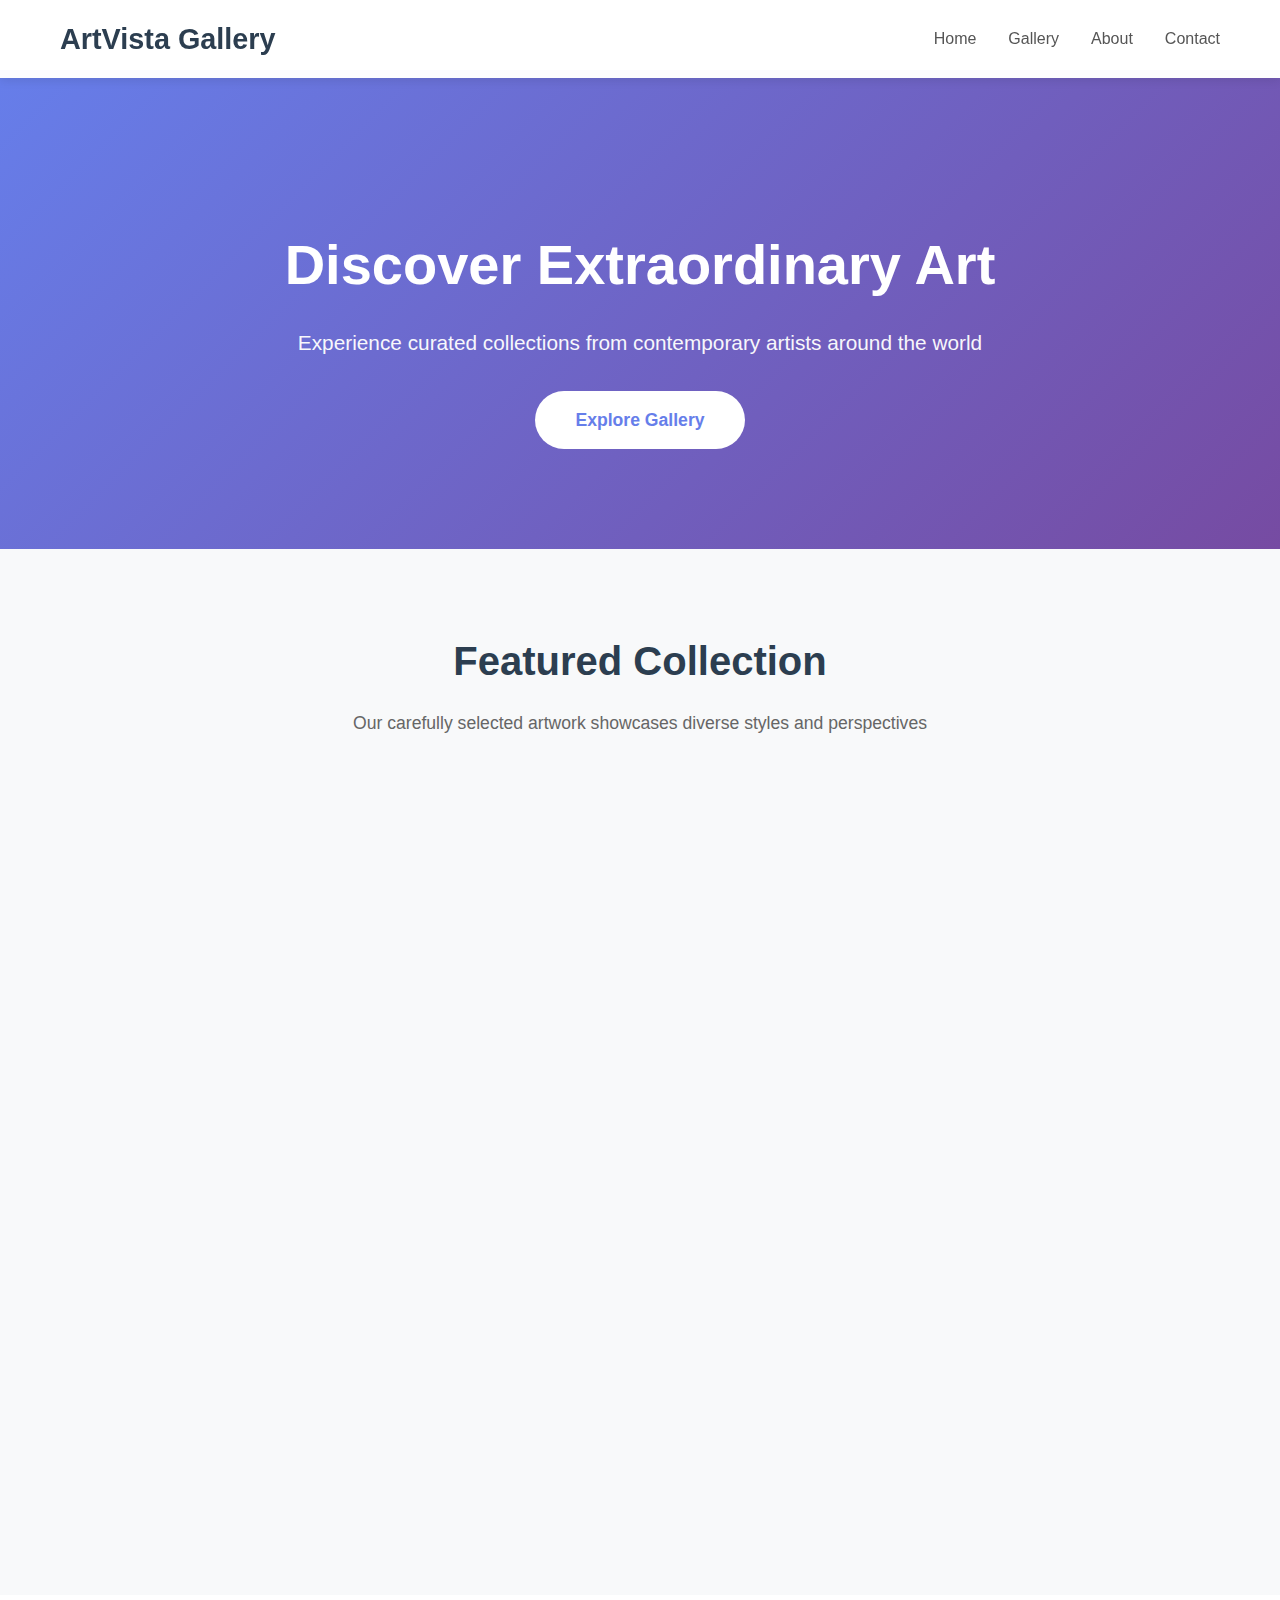
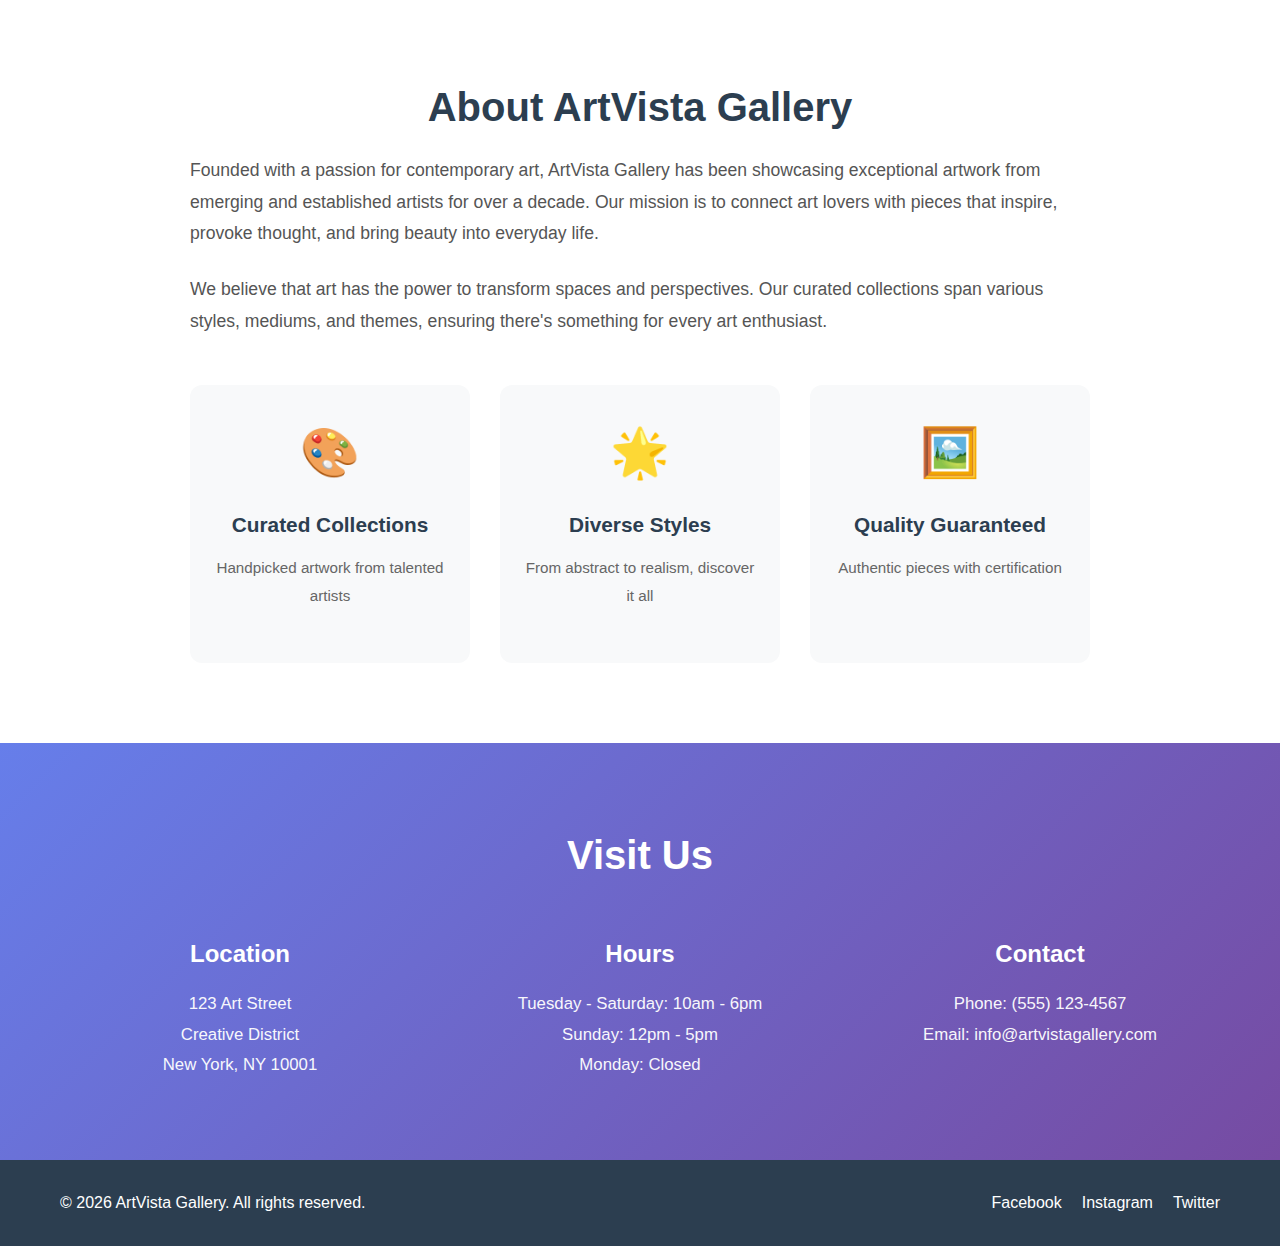
<file: index.html>
<!DOCTYPE html>
<html lang="en">
<head>
    <meta charset="UTF-8">
    <meta name="viewport" content="width=device-width, initial-scale=1.0">
    <meta name="description" content="Contemporary Art Gallery - Discover unique and inspiring artwork from talented artists">
    <title>Art Gallery - Contemporary Art & Exhibitions</title>
    <link rel="stylesheet" href="styles.css">
</head>
<body>
    <!-- Navigation -->
    <nav class="navbar">
        <div class="container">
            <div class="nav-brand">
                <h1>ArtVista Gallery</h1>
            </div>
            <ul class="nav-menu">
                <li><a href="#home">Home</a></li>
                <li><a href="gallery.html">Gallery</a></li>
                <li><a href="#about">About</a></li>
                <li><a href="#contact">Contact</a></li>
            </ul>
        </div>
    </nav>

    <!-- Hero Section -->
    <section id="home" class="hero">
        <div class="hero-content">
            <h2 class="hero-title">Discover Extraordinary Art</h2>
            <p class="hero-subtitle">Experience curated collections from contemporary artists around the world</p>
            <a href="gallery.html" class="btn-primary">Explore Gallery</a>
        </div>
    </section>

    <!-- Gallery Section -->
    <section id="gallery" class="gallery-section">
        <div class="container">
            <h2 class="section-title">Featured Collection</h2>
            <p class="section-subtitle">Our carefully selected artwork showcases diverse styles and perspectives</p>
            
            <div class="gallery-grid">
                <div class="gallery-item">
                    <div class="artwork-placeholder artwork-1">
                        <div class="artwork-overlay">
                            <h3>Abstract Dreams</h3>
                            <p>Acrylic on Canvas</p>
                        </div>
                    </div>
                </div>
                <div class="gallery-item">
                    <div class="artwork-placeholder artwork-2">
                        <div class="artwork-overlay">
                            <h3>Urban Symphony</h3>
                            <p>Mixed Media</p>
                        </div>
                    </div>
                </div>
                <div class="gallery-item">
                    <div class="artwork-placeholder artwork-3">
                        <div class="artwork-overlay">
                            <h3>Ocean Whispers</h3>
                            <p>Oil on Canvas</p>
                        </div>
                    </div>
                </div>
                <div class="gallery-item">
                    <div class="artwork-placeholder artwork-4">
                        <div class="artwork-overlay">
                            <h3>Nature's Embrace</h3>
                            <p>Watercolor</p>
                        </div>
                    </div>
                </div>
                <div class="gallery-item">
                    <div class="artwork-placeholder artwork-5">
                        <div class="artwork-overlay">
                            <h3>Sunset Serenity</h3>
                            <p>Digital Art</p>
                        </div>
                    </div>
                </div>
                <div class="gallery-item">
                    <div class="artwork-placeholder artwork-6">
                        <div class="artwork-overlay">
                            <h3>Midnight Thoughts</h3>
                            <p>Photography</p>
                        </div>
                    </div>
                </div>
            </div>
        </div>
    </section>

    <!-- About Section -->
    <section id="about" class="about-section">
        <div class="container">
            <div class="about-content">
                <div class="about-text">
                    <h2 class="section-title">About ArtVista Gallery</h2>
                    <p>Founded with a passion for contemporary art, ArtVista Gallery has been showcasing exceptional artwork from emerging and established artists for over a decade. Our mission is to connect art lovers with pieces that inspire, provoke thought, and bring beauty into everyday life.</p>
                    <p>We believe that art has the power to transform spaces and perspectives. Our curated collections span various styles, mediums, and themes, ensuring there's something for every art enthusiast.</p>
                    <div class="about-features">
                        <div class="feature">
                            <div class="feature-icon">🎨</div>
                            <h3>Curated Collections</h3>
                            <p>Handpicked artwork from talented artists</p>
                        </div>
                        <div class="feature">
                            <div class="feature-icon">🌟</div>
                            <h3>Diverse Styles</h3>
                            <p>From abstract to realism, discover it all</p>
                        </div>
                        <div class="feature">
                            <div class="feature-icon">🖼️</div>
                            <h3>Quality Guaranteed</h3>
                            <p>Authentic pieces with certification</p>
                        </div>
                    </div>
                </div>
            </div>
        </div>
    </section>

    <!-- Contact Section -->
    <section id="contact" class="contact-section">
        <div class="container">
            <h2 class="section-title">Visit Us</h2>
            <div class="contact-info">
                <div class="contact-item">
                    <h3>Location</h3>
                    <p>123 Art Street<br>Creative District<br>New York, NY 10001</p>
                </div>
                <div class="contact-item">
                    <h3>Hours</h3>
                    <p>Tuesday - Saturday: 10am - 6pm<br>Sunday: 12pm - 5pm<br>Monday: Closed</p>
                </div>
                <div class="contact-item">
                    <h3>Contact</h3>
                    <p>Phone: (555) 123-4567<br>Email: info@artvistagallery.com</p>
                </div>
            </div>
        </div>
    </section>

    <!-- Footer -->
    <footer class="footer">
        <div class="container">
            <div class="footer-content">
                <p>&copy; 2026 ArtVista Gallery. All rights reserved.</p>
                <div class="social-links">
                    <a href="#" aria-label="Facebook">Facebook</a>
                    <a href="#" aria-label="Instagram">Instagram</a>
                    <a href="#" aria-label="Twitter">Twitter</a>
                </div>
            </div>
        </div>
    </footer>

    <script src="script.js"></script>
</body>
</html>
</file>
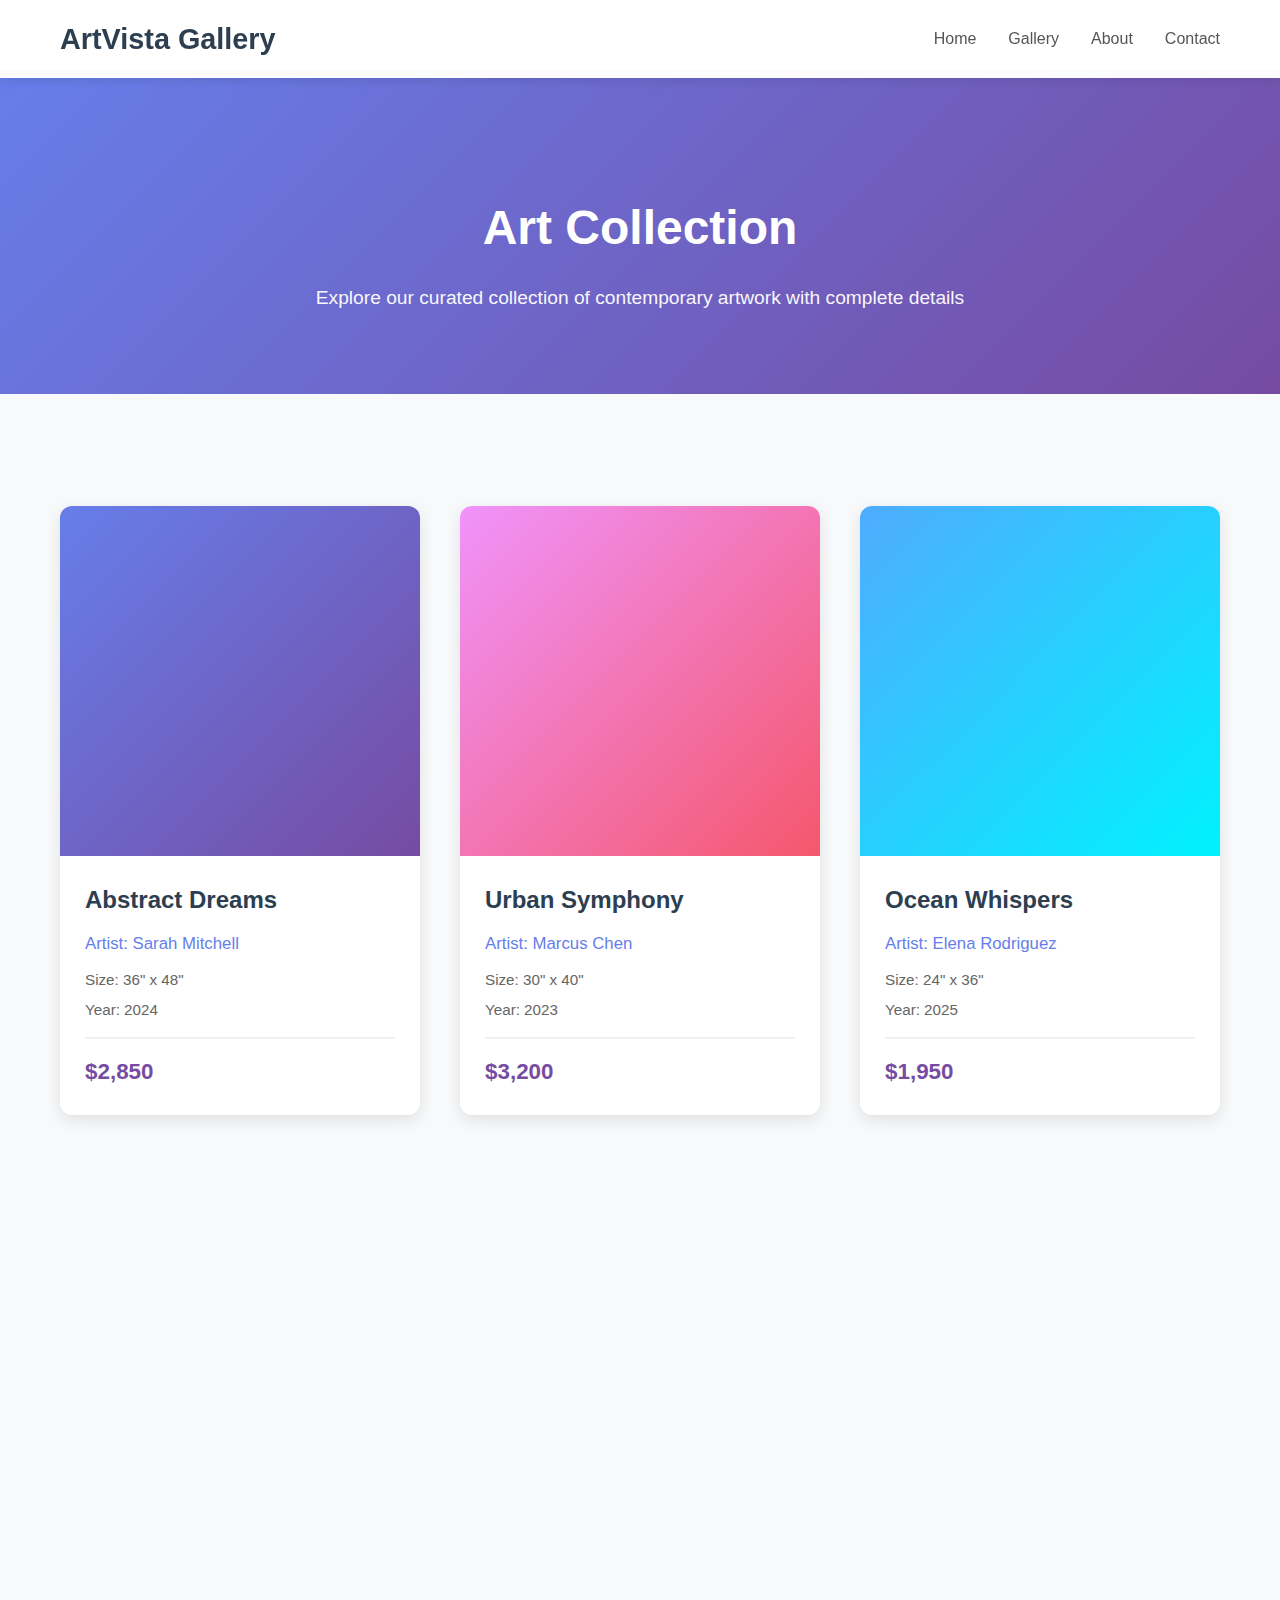
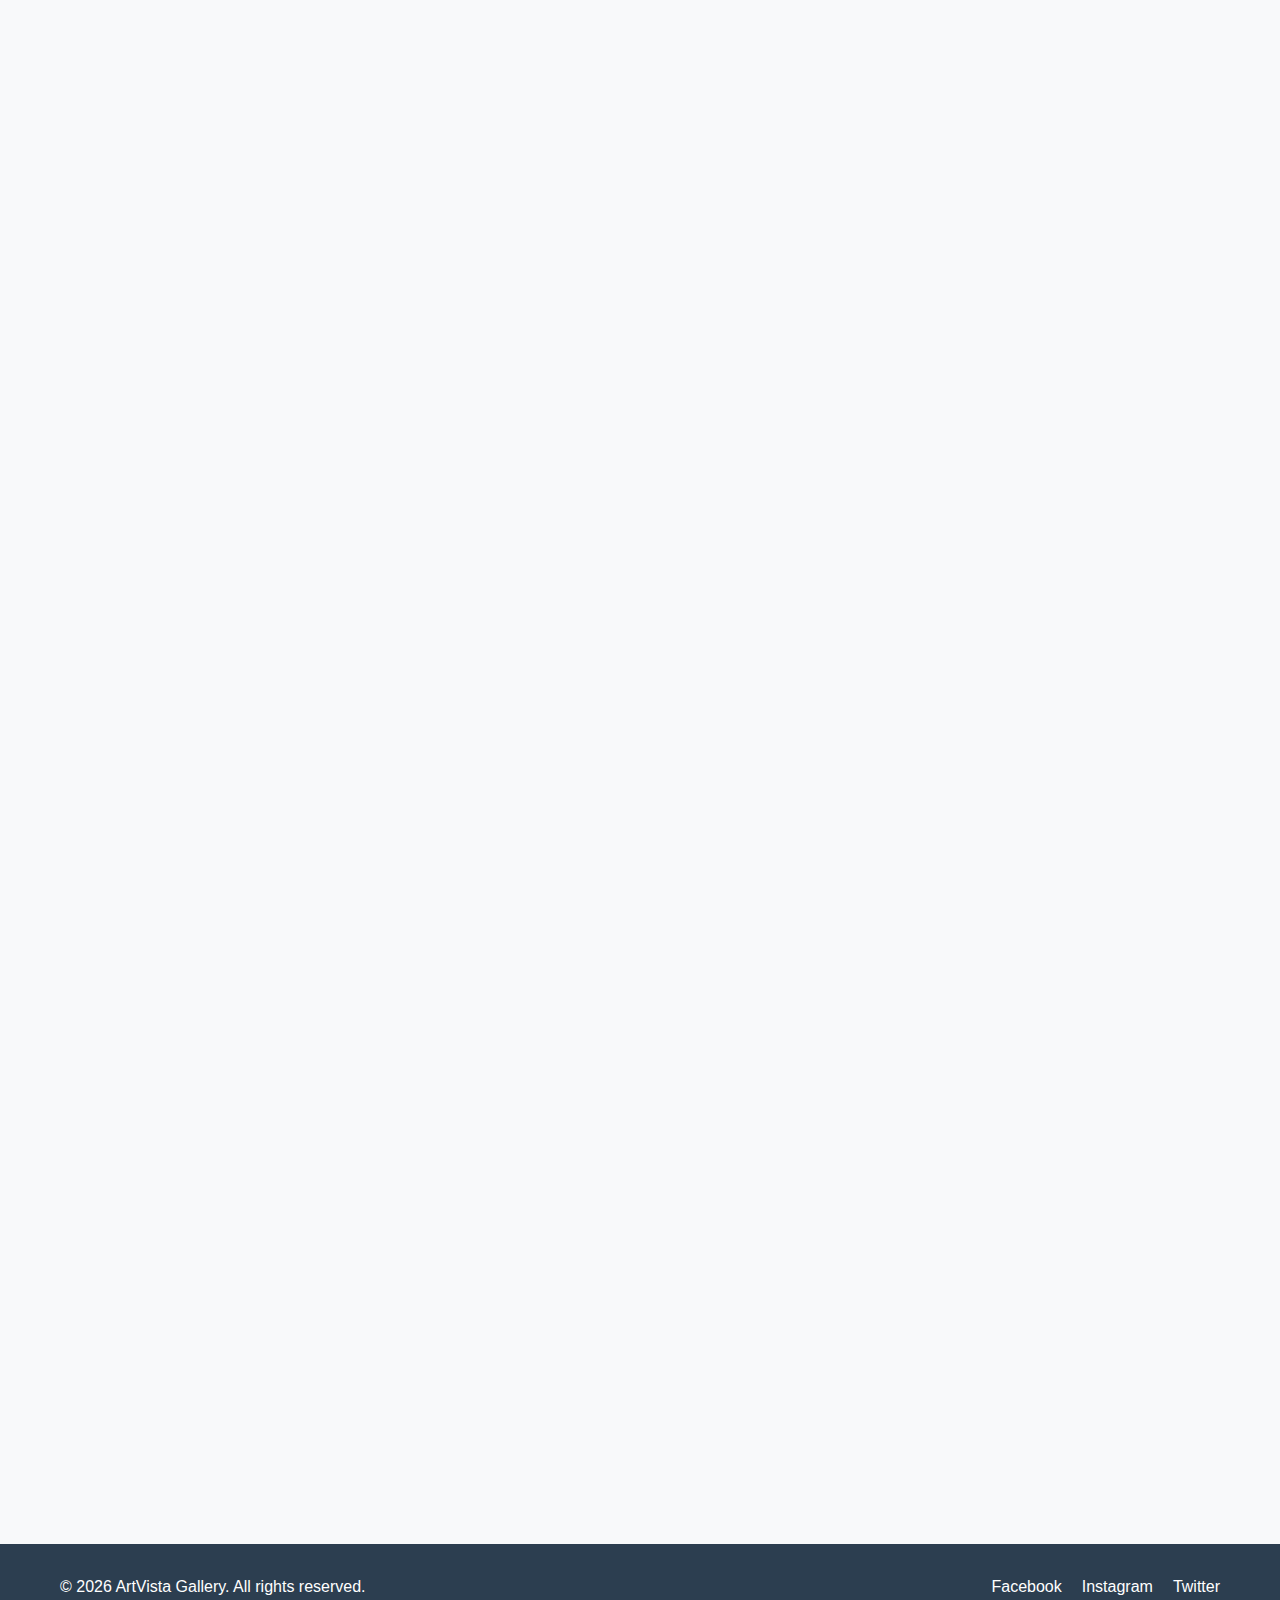
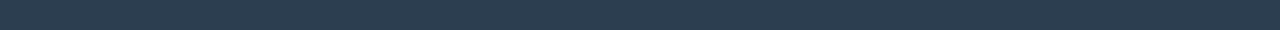
<file: gallery.html>
<!DOCTYPE html>
<html lang="en">
<head>
    <meta charset="UTF-8">
    <meta name="viewport" content="width=device-width, initial-scale=1.0">
    <meta name="description" content="Art Gallery Collection - Browse our collection of artwork with details including artist, size, year, and price">
    <title>Art Collection - ArtVista Gallery</title>
    <link rel="stylesheet" href="styles.css">
    <link rel="stylesheet" href="gallery-styles.css">
</head>
<body>
    <!-- Navigation -->
    <nav class="navbar">
        <div class="container">
            <div class="nav-brand">
                <h1>ArtVista Gallery</h1>
            </div>
            <ul class="nav-menu">
                <li><a href="index.html#home">Home</a></li>
                <li><a href="gallery.html">Gallery</a></li>
                <li><a href="index.html#about">About</a></li>
                <li><a href="index.html#contact">Contact</a></li>
            </ul>
        </div>
    </nav>

    <!-- Gallery Header -->
    <section class="gallery-header">
        <div class="container">
            <h1 class="gallery-title">Art Collection</h1>
            <p class="gallery-subtitle">Explore our curated collection of contemporary artwork with complete details</p>
        </div>
    </section>

    <!-- Art Collection Section -->
    <section class="art-collection">
        <div class="container">
            <div class="art-grid">
                <!-- Artwork 1 -->
                <div class="art-card">
                    <div class="art-image artwork-1"></div>
                    <div class="art-details">
                        <h3 class="art-title">Abstract Dreams</h3>
                        <p class="art-artist">Artist: Sarah Mitchell</p>
                        <p class="art-info">Size: 36" x 48"</p>
                        <p class="art-info">Year: 2024</p>
                        <p class="art-price">$2,850</p>
                    </div>
                </div>

                <!-- Artwork 2 -->
                <div class="art-card">
                    <div class="art-image artwork-2"></div>
                    <div class="art-details">
                        <h3 class="art-title">Urban Symphony</h3>
                        <p class="art-artist">Artist: Marcus Chen</p>
                        <p class="art-info">Size: 30" x 40"</p>
                        <p class="art-info">Year: 2023</p>
                        <p class="art-price">$3,200</p>
                    </div>
                </div>

                <!-- Artwork 3 -->
                <div class="art-card">
                    <div class="art-image artwork-3"></div>
                    <div class="art-details">
                        <h3 class="art-title">Ocean Whispers</h3>
                        <p class="art-artist">Artist: Elena Rodriguez</p>
                        <p class="art-info">Size: 24" x 36"</p>
                        <p class="art-info">Year: 2025</p>
                        <p class="art-price">$1,950</p>
                    </div>
                </div>

                <!-- Artwork 4 -->
                <div class="art-card">
                    <div class="art-image artwork-4"></div>
                    <div class="art-details">
                        <h3 class="art-title">Nature's Embrace</h3>
                        <p class="art-artist">Artist: David Thompson</p>
                        <p class="art-info">Size: 18" x 24"</p>
                        <p class="art-info">Year: 2024</p>
                        <p class="art-price">$1,450</p>
                    </div>
                </div>

                <!-- Artwork 5 -->
                <div class="art-card">
                    <div class="art-image artwork-5"></div>
                    <div class="art-details">
                        <h3 class="art-title">Sunset Serenity</h3>
                        <p class="art-artist">Artist: Aisha Patel</p>
                        <p class="art-info">Size: 40" x 60"</p>
                        <p class="art-info">Year: 2025</p>
                        <p class="art-price">$4,100</p>
                    </div>
                </div>

                <!-- Artwork 6 -->
                <div class="art-card">
                    <div class="art-image artwork-6"></div>
                    <div class="art-details">
                        <h3 class="art-title">Midnight Thoughts</h3>
                        <p class="art-artist">Artist: James Wilson</p>
                        <p class="art-info">Size: 32" x 48"</p>
                        <p class="art-info">Year: 2023</p>
                        <p class="art-price">$2,650</p>
                    </div>
                </div>

                <!-- Artwork 7 -->
                <div class="art-card">
                    <div class="art-image artwork-7"></div>
                    <div class="art-details">
                        <h3 class="art-title">Golden Horizons</h3>
                        <p class="art-artist">Artist: Sophia Laurent</p>
                        <p class="art-info">Size: 48" x 72"</p>
                        <p class="art-info">Year: 2024</p>
                        <p class="art-price">$5,500</p>
                    </div>
                </div>

                <!-- Artwork 8 -->
                <div class="art-card">
                    <div class="art-image artwork-8"></div>
                    <div class="art-details">
                        <h3 class="art-title">Urban Pulse</h3>
                        <p class="art-artist">Artist: Ryan O'Connor</p>
                        <p class="art-info">Size: 36" x 36"</p>
                        <p class="art-info">Year: 2025</p>
                        <p class="art-price">$3,750</p>
                    </div>
                </div>

                <!-- Artwork 9 -->
                <div class="art-card">
                    <div class="art-image artwork-9"></div>
                    <div class="art-details">
                        <h3 class="art-title">Ethereal Flow</h3>
                        <p class="art-artist">Artist: Yuki Tanaka</p>
                        <p class="art-info">Size: 20" x 30"</p>
                        <p class="art-info">Year: 2024</p>
                        <p class="art-price">$1,800</p>
                    </div>
                </div>

                <!-- Artwork 10 -->
                <div class="art-card">
                    <div class="art-image artwork-10"></div>
                    <div class="art-details">
                        <h3 class="art-title">Desert Mirage</h3>
                        <p class="art-artist">Artist: Maria Santos</p>
                        <p class="art-info">Size: 42" x 54"</p>
                        <p class="art-info">Year: 2023</p>
                        <p class="art-price">$4,200</p>
                    </div>
                </div>

                <!-- Artwork 11 -->
                <div class="art-card">
                    <div class="art-image artwork-11"></div>
                    <div class="art-details">
                        <h3 class="art-title">Crimson Twilight</h3>
                        <p class="art-artist">Artist: Alexander Petrov</p>
                        <p class="art-info">Size: 30" x 40"</p>
                        <p class="art-info">Year: 2025</p>
                        <p class="art-price">$2,900</p>
                    </div>
                </div>

                <!-- Artwork 12 -->
                <div class="art-card">
                    <div class="art-image artwork-12"></div>
                    <div class="art-details">
                        <h3 class="art-title">Tranquil Waters</h3>
                        <p class="art-artist">Artist: Hannah Brooks</p>
                        <p class="art-info">Size: 24" x 48"</p>
                        <p class="art-info">Year: 2024</p>
                        <p class="art-price">$2,400</p>
                    </div>
                </div>
            </div>
        </div>
    </section>

    <!-- Footer -->
    <footer class="footer">
        <div class="container">
            <div class="footer-content">
                <p>&copy; 2026 ArtVista Gallery. All rights reserved.</p>
                <div class="social-links">
                    <a href="#" aria-label="Facebook">Facebook</a>
                    <a href="#" aria-label="Instagram">Instagram</a>
                    <a href="#" aria-label="Twitter">Twitter</a>
                </div>
            </div>
        </div>
    </footer>

    <script src="script.js"></script>
    <script src="gallery-script.js"></script>
</body>
</html>
</file>
<file: styles.css>
/* Global Styles */
* {
    margin: 0;
    padding: 0;
    box-sizing: border-box;
}

body {
    font-family: 'Segoe UI', Tahoma, Geneva, Verdana, sans-serif;
    line-height: 1.6;
    color: #333;
    overflow-x: hidden;
}

.container {
    max-width: 1200px;
    margin: 0 auto;
    padding: 0 20px;
}

/* Navigation */
.navbar {
    background: rgba(255, 255, 255, 0.98);
    box-shadow: 0 2px 10px rgba(0, 0, 0, 0.1);
    position: fixed;
    width: 100%;
    top: 0;
    z-index: 1000;
    padding: 1rem 0;
}

.navbar .container {
    display: flex;
    justify-content: space-between;
    align-items: center;
}

.nav-brand h1 {
    font-size: 1.8rem;
    color: #2c3e50;
    font-weight: 600;
}

.nav-menu {
    display: flex;
    list-style: none;
    gap: 2rem;
}

.nav-menu a {
    text-decoration: none;
    color: #555;
    font-weight: 500;
    transition: color 0.3s ease;
}

.nav-menu a:hover {
    color: #667eea;
}

/* Hero Section */
.hero {
    background: linear-gradient(135deg, #667eea 0%, #764ba2 100%);
    color: white;
    padding: 150px 20px 100px;
    text-align: center;
    margin-top: 70px;
}

.hero-content {
    max-width: 800px;
    margin: 0 auto;
}

.hero-title {
    font-size: 3.5rem;
    margin-bottom: 1rem;
    font-weight: 700;
    animation: fadeInUp 1s ease;
}

.hero-subtitle {
    font-size: 1.3rem;
    margin-bottom: 2rem;
    opacity: 0.95;
    animation: fadeInUp 1s ease 0.2s backwards;
}

.btn-primary {
    display: inline-block;
    padding: 15px 40px;
    background: white;
    color: #667eea;
    text-decoration: none;
    border-radius: 50px;
    font-weight: 600;
    font-size: 1.1rem;
    transition: transform 0.3s ease, box-shadow 0.3s ease;
    animation: fadeInUp 1s ease 0.4s backwards;
}

.btn-primary:hover {
    transform: translateY(-3px);
    box-shadow: 0 10px 25px rgba(0, 0, 0, 0.2);
}

/* Gallery Section */
.gallery-section {
    padding: 80px 20px;
    background: #f8f9fa;
}

.section-title {
    font-size: 2.5rem;
    text-align: center;
    margin-bottom: 1rem;
    color: #2c3e50;
}

.section-subtitle {
    text-align: center;
    font-size: 1.1rem;
    color: #666;
    margin-bottom: 3rem;
    max-width: 600px;
    margin-left: auto;
    margin-right: auto;
}

.gallery-grid {
    display: grid;
    grid-template-columns: repeat(auto-fit, minmax(250px, 1fr));
    gap: 30px;
    margin-top: 3rem;
}

.gallery-item {
    position: relative;
    overflow: hidden;
    border-radius: 12px;
    box-shadow: 0 5px 15px rgba(0, 0, 0, 0.1);
    transition: transform 0.3s ease, box-shadow 0.3s ease;
}

.gallery-item:hover {
    transform: translateY(-10px);
    box-shadow: 0 15px 35px rgba(0, 0, 0, 0.2);
}

.artwork-placeholder {
    width: 100%;
    height: 350px;
    display: flex;
    align-items: flex-end;
    position: relative;
}

.artwork-overlay {
    background: rgba(0, 0, 0, 0.7);
    color: white;
    padding: 20px;
    width: 100%;
    transform: translateY(100%);
    transition: transform 0.3s ease;
}

.gallery-item:hover .artwork-overlay {
    transform: translateY(0);
}

.artwork-overlay h3 {
    font-size: 1.3rem;
    margin-bottom: 0.5rem;
}

.artwork-overlay p {
    font-size: 0.95rem;
    opacity: 0.9;
}

/* About Section */
.about-section {
    padding: 80px 20px;
    background: white;
}

.about-content {
    max-width: 900px;
    margin: 0 auto;
}

.about-text p {
    font-size: 1.1rem;
    margin-bottom: 1.5rem;
    line-height: 1.8;
    color: #555;
}

.about-features {
    display: grid;
    grid-template-columns: repeat(auto-fit, minmax(250px, 1fr));
    gap: 30px;
    margin-top: 3rem;
}

.feature {
    text-align: center;
    padding: 30px 20px;
    background: #f8f9fa;
    border-radius: 12px;
    transition: transform 0.3s ease;
}

.feature:hover {
    transform: translateY(-5px);
}

.feature-icon {
    font-size: 3rem;
    margin-bottom: 1rem;
}

.feature h3 {
    font-size: 1.3rem;
    margin-bottom: 0.8rem;
    color: #2c3e50;
}

.feature p {
    color: #666;
    font-size: 0.95rem;
}

/* Contact Section */
.contact-section {
    padding: 80px 20px;
    background: linear-gradient(135deg, #667eea 0%, #764ba2 100%);
    color: white;
}

.contact-section .section-title {
    color: white;
}

.contact-info {
    display: grid;
    grid-template-columns: repeat(auto-fit, minmax(250px, 1fr));
    gap: 40px;
    margin-top: 3rem;
    text-align: center;
}

.contact-item h3 {
    font-size: 1.5rem;
    margin-bottom: 1rem;
    font-weight: 600;
}

.contact-item p {
    font-size: 1.05rem;
    line-height: 1.8;
    opacity: 0.95;
}

/* Footer */
.footer {
    background: #2c3e50;
    color: white;
    padding: 30px 20px;
}

.footer-content {
    display: flex;
    justify-content: space-between;
    align-items: center;
    flex-wrap: wrap;
    gap: 20px;
}

.social-links {
    display: flex;
    gap: 20px;
}

.social-links a {
    color: white;
    text-decoration: none;
    transition: opacity 0.3s ease;
}

.social-links a:hover {
    opacity: 0.7;
}

/* Animations */
@keyframes fadeInUp {
    from {
        opacity: 0;
        transform: translateY(30px);
    }
    to {
        opacity: 1;
        transform: translateY(0);
    }
}

.gallery-item-hidden {
    opacity: 0;
}

/* Artwork gradient classes */
.artwork-1 {
    background: linear-gradient(135deg, #667eea 0%, #764ba2 100%);
}

.artwork-2 {
    background: linear-gradient(135deg, #f093fb 0%, #f5576c 100%);
}

.artwork-3 {
    background: linear-gradient(135deg, #4facfe 0%, #00f2fe 100%);
}

.artwork-4 {
    background: linear-gradient(135deg, #43e97b 0%, #38f9d7 100%);
}

.artwork-5 {
    background: linear-gradient(135deg, #fa709a 0%, #fee140 100%);
}

.artwork-6 {
    background: linear-gradient(135deg, #30cfd0 0%, #330867 100%);
}

/* Responsive Design */
@media (max-width: 768px) {
    .nav-menu {
        gap: 1rem;
        font-size: 0.9rem;
    }

    .hero-title {
        font-size: 2.5rem;
    }

    .hero-subtitle {
        font-size: 1.1rem;
    }

    .section-title {
        font-size: 2rem;
    }

    .gallery-grid {
        grid-template-columns: 1fr;
    }

    .about-features {
        grid-template-columns: 1fr;
    }

    .contact-info {
        grid-template-columns: 1fr;
    }

    .footer-content {
        flex-direction: column;
        text-align: center;
    }
}

@media (max-width: 480px) {
    .nav-brand h1 {
        font-size: 1.3rem;
    }

    .nav-menu {
        font-size: 0.8rem;
        gap: 0.5rem;
    }

    .hero-title {
        font-size: 2rem;
    }

    .hero-subtitle {
        font-size: 1rem;
    }

    .btn-primary {
        padding: 12px 30px;
        font-size: 1rem;
    }
}
</file>
<file: gallery-styles.css>
/* Gallery Page Specific Styles */

/* Gallery Header */
.gallery-header {
    background: linear-gradient(135deg, #667eea 0%, #764ba2 100%);
    color: white;
    padding: 120px 20px 80px;
    text-align: center;
    margin-top: 70px;
}

.gallery-title {
    font-size: 3rem;
    margin-bottom: 1rem;
    font-weight: 700;
    animation: fadeInUp 1s ease;
}

.gallery-subtitle {
    font-size: 1.2rem;
    opacity: 0.95;
    max-width: 700px;
    margin: 0 auto;
    animation: fadeInUp 1s ease 0.2s backwards;
}

/* Art Collection Section */
.art-collection {
    padding: 80px 20px;
    background: #f8f9fa;
}

.art-grid {
    display: grid;
    grid-template-columns: repeat(auto-fill, minmax(300px, 1fr));
    gap: 40px;
    margin-top: 2rem;
}

/* Art Card */
.art-card {
    background: white;
    border-radius: 12px;
    overflow: hidden;
    box-shadow: 0 5px 15px rgba(0, 0, 0, 0.1);
    transition: transform 0.3s ease, box-shadow 0.3s ease;
    animation: fadeInUp 0.6s ease forwards;
}

.art-card:hover {
    transform: translateY(-10px);
    box-shadow: 0 15px 35px rgba(0, 0, 0, 0.2);
}

/* Art Image */
.art-image {
    width: 100%;
    height: 350px;
    background-size: cover;
    background-position: center;
    position: relative;
}

/* Art Details */
.art-details {
    padding: 25px;
}

.art-title {
    font-size: 1.5rem;
    font-weight: 600;
    color: #2c3e50;
    margin-bottom: 12px;
}

.art-artist {
    font-size: 1.05rem;
    color: #667eea;
    font-weight: 500;
    margin-bottom: 10px;
}

.art-info {
    font-size: 0.95rem;
    color: #666;
    margin-bottom: 6px;
    line-height: 1.6;
}

.art-price {
    font-size: 1.4rem;
    font-weight: 700;
    color: #764ba2;
    margin-top: 15px;
    padding-top: 15px;
    border-top: 2px solid #f0f0f0;
}

/* Artwork backgrounds - matching the existing style */
.artwork-1 {
    background: linear-gradient(135deg, #667eea 0%, #764ba2 100%);
}

.artwork-2 {
    background: linear-gradient(135deg, #f093fb 0%, #f5576c 100%);
}

.artwork-3 {
    background: linear-gradient(135deg, #4facfe 0%, #00f2fe 100%);
}

.artwork-4 {
    background: linear-gradient(135deg, #43e97b 0%, #38f9d7 100%);
}

.artwork-5 {
    background: linear-gradient(135deg, #fa709a 0%, #fee140 100%);
}

.artwork-6 {
    background: linear-gradient(135deg, #30cfd0 0%, #330867 100%);
}

.artwork-7 {
    background: linear-gradient(135deg, #ffecd2 0%, #fcb69f 100%);
}

.artwork-8 {
    background: linear-gradient(135deg, #ff9a9e 0%, #fecfef 100%);
}

.artwork-9 {
    background: linear-gradient(135deg, #a1c4fd 0%, #c2e9fb 100%);
}

.artwork-10 {
    background: linear-gradient(135deg, #fbc2eb 0%, #a6c1ee 100%);
}

.artwork-11 {
    background: linear-gradient(135deg, #fdcbf1 0%, #e6dee9 100%);
}

.artwork-12 {
    background: linear-gradient(135deg, #a8edea 0%, #fed6e3 100%);
}

/* Responsive Design for Gallery Page */
@media (max-width: 768px) {
    .gallery-title {
        font-size: 2.2rem;
    }

    .gallery-subtitle {
        font-size: 1rem;
    }

    .art-grid {
        grid-template-columns: 1fr;
        gap: 30px;
    }

    .art-image {
        height: 300px;
    }
}

@media (max-width: 480px) {
    .gallery-title {
        font-size: 1.8rem;
    }

    .gallery-subtitle {
        font-size: 0.95rem;
    }

    .art-details {
        padding: 20px;
    }

    .art-title {
        font-size: 1.3rem;
    }

    .art-price {
        font-size: 1.2rem;
    }
}
</file>
